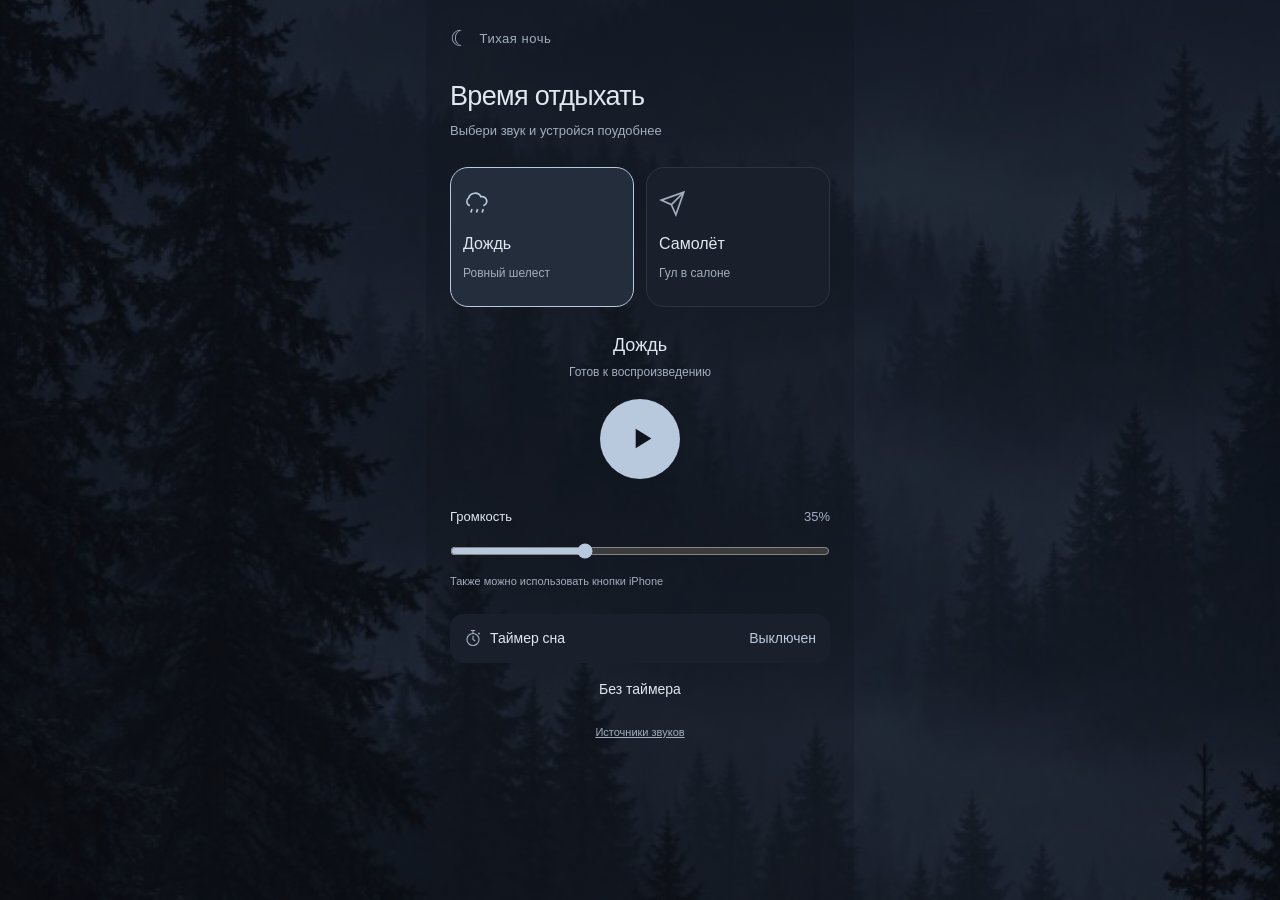
<file: index.html>
<!doctype html>
<html lang="ru"><head><meta charset="utf-8"><meta name="viewport" content="width=device-width,initial-scale=1,viewport-fit=cover">
<meta name="theme-color" content="#10141c"><meta name="apple-mobile-web-app-capable" content="yes"><meta name="apple-mobile-web-app-title" content="Тихая ночь"><meta name="apple-mobile-web-app-status-bar-style" content="black-translucent">
<link rel="manifest" href="manifest.webmanifest"><link rel="apple-touch-icon" href="icon.png"><link rel="icon" href="icon.png"><link rel="stylesheet" href="style.css?v=1"><title>Тихая ночь</title></head>
<body><main>
<header><span aria-hidden="true">☾</span> Тихая ночь</header>
<h1>Время отдыхать</h1><p class="intro">Выбери звук и устройся поудобнее</p>
<div class="sounds" role="group" aria-label="Выбор звука">
<button type="button" data-sound="rain" aria-pressed="true"><svg viewBox="0 0 24 24" fill="none" stroke="currentColor" stroke-width="1.5" aria-hidden="true"><path d="M6 14a4 4 0 0 1-1-7 6 6 0 0 1 11-1 4 4 0 0 1 2 8M8 17l-1 3m6-3-1 3m6-3-1 3"/></svg><span>Дождь</span><small>Ровный шелест</small></button>
<button type="button" data-sound="plane" aria-pressed="false"><svg viewBox="0 0 24 24" fill="none" stroke="currentColor" stroke-width="1.5" aria-hidden="true"><path d="m22 2-7 20-4-9-9-4L22 2ZM11 13 22 2"/></svg><span>Самолёт</span><small>Гул в салоне</small></button>
</div>
<div class="now"><h2 id="current">Дождь</h2><p id="status" role="status">Готов к воспроизведению</p></div>
<button type="button" id="play" aria-label="Включить"><svg id="play-icon" viewBox="0 0 24 24" fill="currentColor" aria-hidden="true"><path d="m8 4 13 8-13 8Z"/></svg></button>
<div class="volume"><label for="volume">Громкость <output id="level">35%</output></label><input id="volume" type="range" min="0" max="100" value="35"><small>Также можно использовать кнопки iPhone</small></div>
<button type="button" id="timer" aria-expanded="false" aria-controls="intervals"><span><svg viewBox="0 0 24 24" fill="none" stroke="currentColor" stroke-width="1.5" aria-hidden="true"><circle cx="12" cy="14" r="8"/><path d="M9 2h6m-3 4V2m0 7v5l3 2m4-11 2 2"/></svg>Таймер сна</span><span id="duration">Выключен</span></button>
<div id="intervals" role="group" aria-label="Интервал таймера" hidden>
<button data-seconds="0" aria-pressed="true">Без таймера</button><button data-seconds="900" aria-pressed="false">15 мин</button><button data-seconds="1800" aria-pressed="false">30 мин</button><button data-seconds="2700" aria-pressed="false">45 мин</button><button data-seconds="3600" aria-pressed="false">60 мин</button><button data-seconds="5400" aria-pressed="false">90 мин</button>
<p>Новый интервал начинает отсчёт заново. На паузе таймер тоже ждёт.</p>
</div>
<footer><span id="remaining" role="timer">Без таймера</span><small id="fade-note" hidden>Плавное затихание · 60 секунд</small></footer>
<a class="credits" href="credits.html">Источники звуков</a>
</main><script type="module" src="app.js?v=1"></script></body></html>
</file>
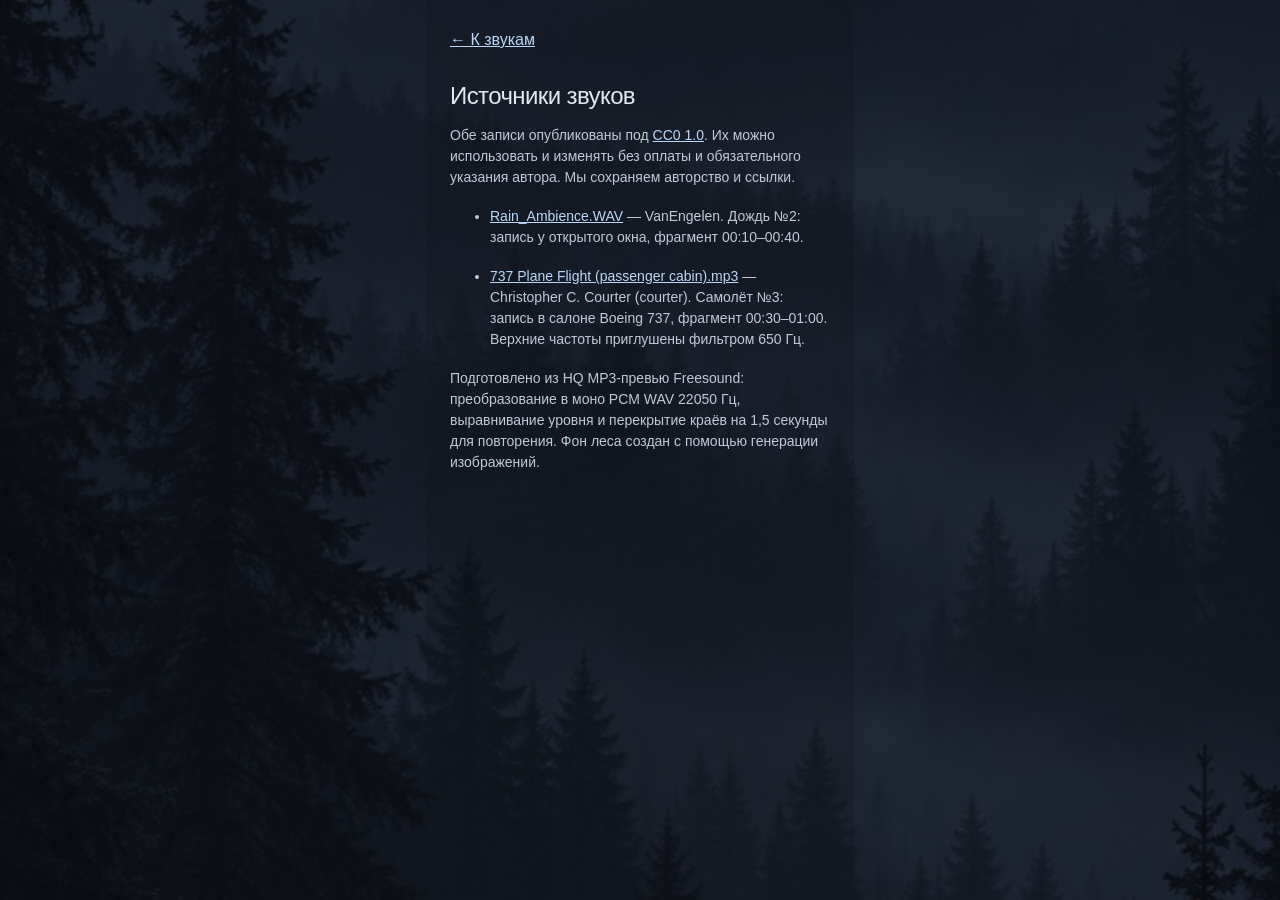
<file: credits.html>
<!doctype html><html lang="ru"><head><meta charset="utf-8"><meta name="viewport" content="width=device-width,initial-scale=1"><title>Источники — Тихая ночь</title><link rel="stylesheet" href="style.css"><style>p,li{font-size:14px;color:#c0c9d7}a{color:#b8d7fa}li{margin:18px 0}h1{font-size:24px}</style></head><body><main><a href="./">← К звукам</a><h1>Источники звуков</h1><p>Обе записи опубликованы под <a href="https://creativecommons.org/publicdomain/zero/1.0/">CC0 1.0</a>. Их можно использовать и изменять без оплаты и обязательного указания автора. Мы сохраняем авторство и ссылки.</p><ul><li><a href="https://freesound.org/people/VanEngelen/sounds/704579/">Rain_Ambience.WAV</a> — VanEngelen. Дождь №2: запись у открытого окна, фрагмент 00:10–00:40.</li><li><a href="https://freesound.org/people/courter/sounds/447825/">737 Plane Flight (passenger cabin).mp3</a> — Christopher C. Courter (courter). Самолёт №3: запись в салоне Boeing 737, фрагмент 00:30–01:00. Верхние частоты приглушены фильтром 650 Гц.</li></ul><p>Подготовлено из HQ MP3-превью Freesound: преобразование в моно PCM WAV 22050 Гц, выравнивание уровня и перекрытие краёв на 1,5 секунды для повторения. Фон леса создан с помощью генерации изображений.</p></main></body></html>
</file>
<file: style.css>
:root{color-scheme:dark;font:16px/1.5 -apple-system,BlinkMacSystemFont,"Segoe UI",sans-serif;background:#10141c;color:#e1e6ef;--accent:#b8c8dd}*{box-sizing:border-box}body{margin:0;min-height:100svh;background:linear-gradient(#10141c7a,#10141c7a),url(forest.jpg) center/cover fixed}main{max-width:428px;margin:auto;padding:max(28px,env(safe-area-inset-top)) 24px max(24px,env(safe-area-inset-bottom))}header{font-size:13px;letter-spacing:.04em;color:#a2adbd;display:flex;align-items:center;gap:9px}header span{font-size:22px;line-height:1}h1{font-size:27px;line-height:1.2;font-weight:500;letter-spacing:-.025em;margin:30px 0 9px}.intro{font-size:13px;color:#a2adbd;margin:0 0 26px}button{font:inherit;color:inherit;touch-action:manipulation;cursor:pointer}button:disabled{cursor:wait;opacity:.65}button:focus-visible,a:focus-visible,input:focus-visible{outline:3px solid #b8d7fa;outline-offset:4px}.sounds{display:grid;grid-template-columns:1fr 1fr;gap:12px}.sounds button{border:1px solid #2b3443;background:#1a202b;border-radius:18px;text-align:left;min-height:140px;padding:22px 12px;display:flex;flex-direction:column;gap:8px}.sounds svg{width:27px;height:27px;margin-bottom:7px;color:#a2adbd}.sounds small{font-size:12px;color:#a2adbd}.sounds button[aria-pressed=true]{background:#232d3b;border-color:var(--accent)}.sounds button[aria-pressed=true] svg{color:var(--accent)}.now{text-align:center;margin:25px 0 18px}.now h2{font-size:18px;font-weight:500;margin:0 0 4px}.now p{font-size:12px;color:#a2adbd;margin:0;min-height:18px}#play{display:flex;align-items:center;justify-content:center;width:80px;height:80px;border-radius:50%;border:0;background:var(--accent);color:#10141c;margin:0 auto 28px}#play svg{width:29px;height:29px}.volume label{display:block;font-size:13px}.volume output{float:right;font-variant-numeric:tabular-nums;color:#a2adbd}input[type=range]{width:100%;display:block;min-height:44px;margin:3px 0 0;accent-color:var(--accent)}.volume small{display:block;font-size:11px;color:#a2adbd;margin-bottom:24px}#timer{display:flex;align-items:center;justify-content:space-between;gap:8px;width:100%;padding:14px;border:0;border-radius:14px;background:#1a202b;font-size:14px}#timer span:first-child{display:flex;align-items:center;gap:8px}#timer svg{width:18px;height:18px;color:#a2adbd}#duration{color:var(--accent);white-space:nowrap}#intervals{display:grid;grid-template-columns:repeat(3,1fr);gap:6px;margin-top:8px}#intervals button{min-height:44px;background:#1a202b;border:1px solid #2b3443;border-radius:9px;font-size:12px}#intervals button[aria-pressed=true]{border-color:var(--accent)}#intervals p{grid-column:1/-1;color:#a2adbd;font-size:12px;margin:8px 0}footer{display:flex;flex-direction:column;gap:5px;text-align:center;padding-top:16px}#remaining{font-size:14px;font-variant-numeric:tabular-nums}footer small{font-size:11px;color:#a2adbd}.credits{display:block;text-align:center;font-size:11px;color:#a2adbd;padding:14px 4px;margin-top:10px;min-height:44px}[hidden]{display:none!important}@media(max-width:360px){main{padding-left:18px;padding-right:18px}h1{font-size:24px}}@media(min-width:600px){body{background-size:cover}main{background:#10141c44;min-height:100svh}}
</file>
